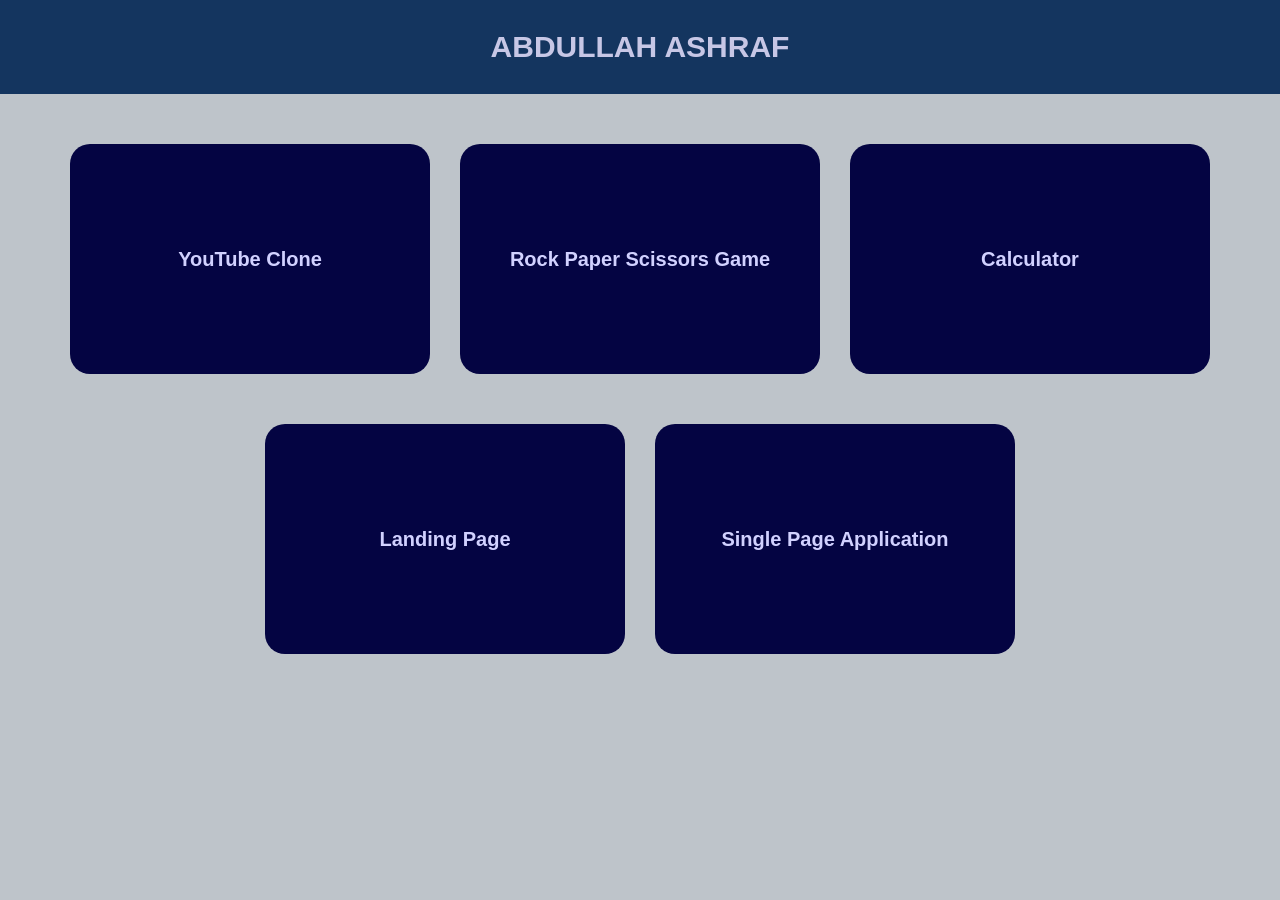
<file: index.html>
<!DOCTYPE html>
<html lang="en">

<head>
  <meta charset="UTF-8">
  <meta name="viewport" content="width=device-width, initial-scale=1.0">
  <title>Abdullah Ashraf</title>
  <style>
    body {
      margin: 0;
      background-color: rgb(190, 196, 202);
    }

    h1{
      margin: 0;
      margin-bottom: 40px;
      padding: 30px;
      border: none;
      font: bold 30px Roboto, Arial, sans-serif;
      text-decoration: none;
      background-color: rgb(20, 53, 95);
      color: rgb(199, 199, 230);
      display: flex;
      align-items: center;
      justify-content: center;
      text-align: center;
    }
    a {

      margin: 10px 0px;
      padding: 15px 30px;
      min-width: 300px;
      min-height: 200px;
      border: none;
      font: bold 20px Roboto, Arial, sans-serif;
      text-decoration: none;
      background-color: rgb(4, 4, 66);
      color: rgb(209, 209, 255);
      border-radius: 20px;
      display: flex;
      align-items: center;
      justify-content: center;
      text-align: center;
    }
  </style>
</head>

<body>
  <div>
    <h1 style="font-family: Arial, Helvetica, sans-serif; text-align: center; font-weight: bold">ABDULLAH ASHRAF</h1>
  </div>
  <div style="display: flex; flex-wrap: wrap; gap:30px; align-items: center; justify-content: center;">
    <a href="/youtube">
      YouTube Clone
    </a>
    <a href="/rock-paper">
      Rock Paper Scissors Game
    </a>
    <a href="/calc">
      Calculator
    </a>
    <a href="/landing">
      Landing Page
    </a>
    <a href="/single-page/">
      Single Page Application
    </a>
  </div>
</body>

</html>
</file>
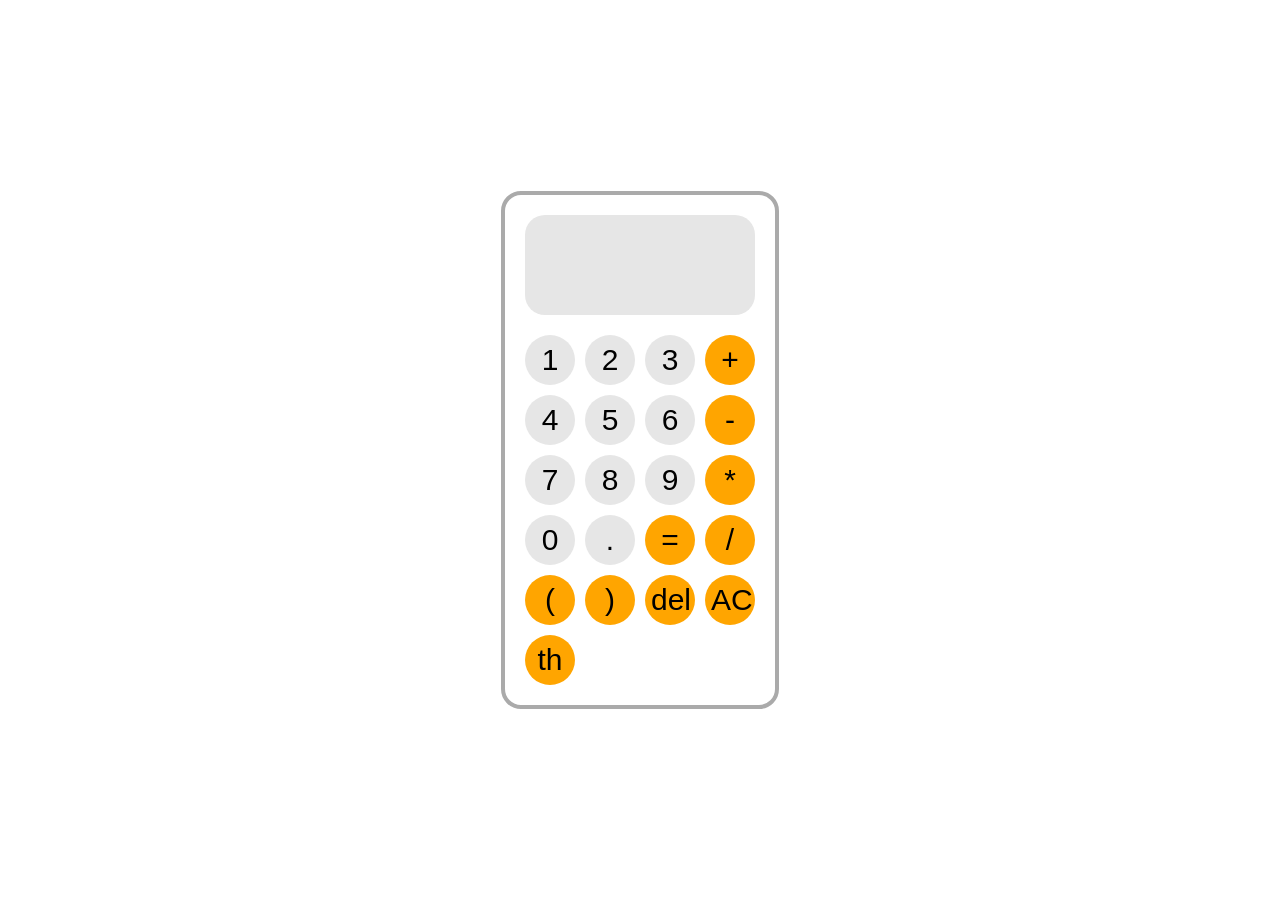
<file: 09-calculator/index.html>
<!DOCTYPE html>
<html lang="en">
<head>
  <meta charset="UTF-8">
  <meta name="viewport" content="width=device-width, initial-scale=1.0">
  <title>Calculator</title>
  <link rel="stylesheet" href="asd.css">
</head>
<body>
  
  <script src="buttons-functions.js"></script>
  <script src="themes.js"></script>
  <script src="main.js"></script>
</body>
</html>
</file>
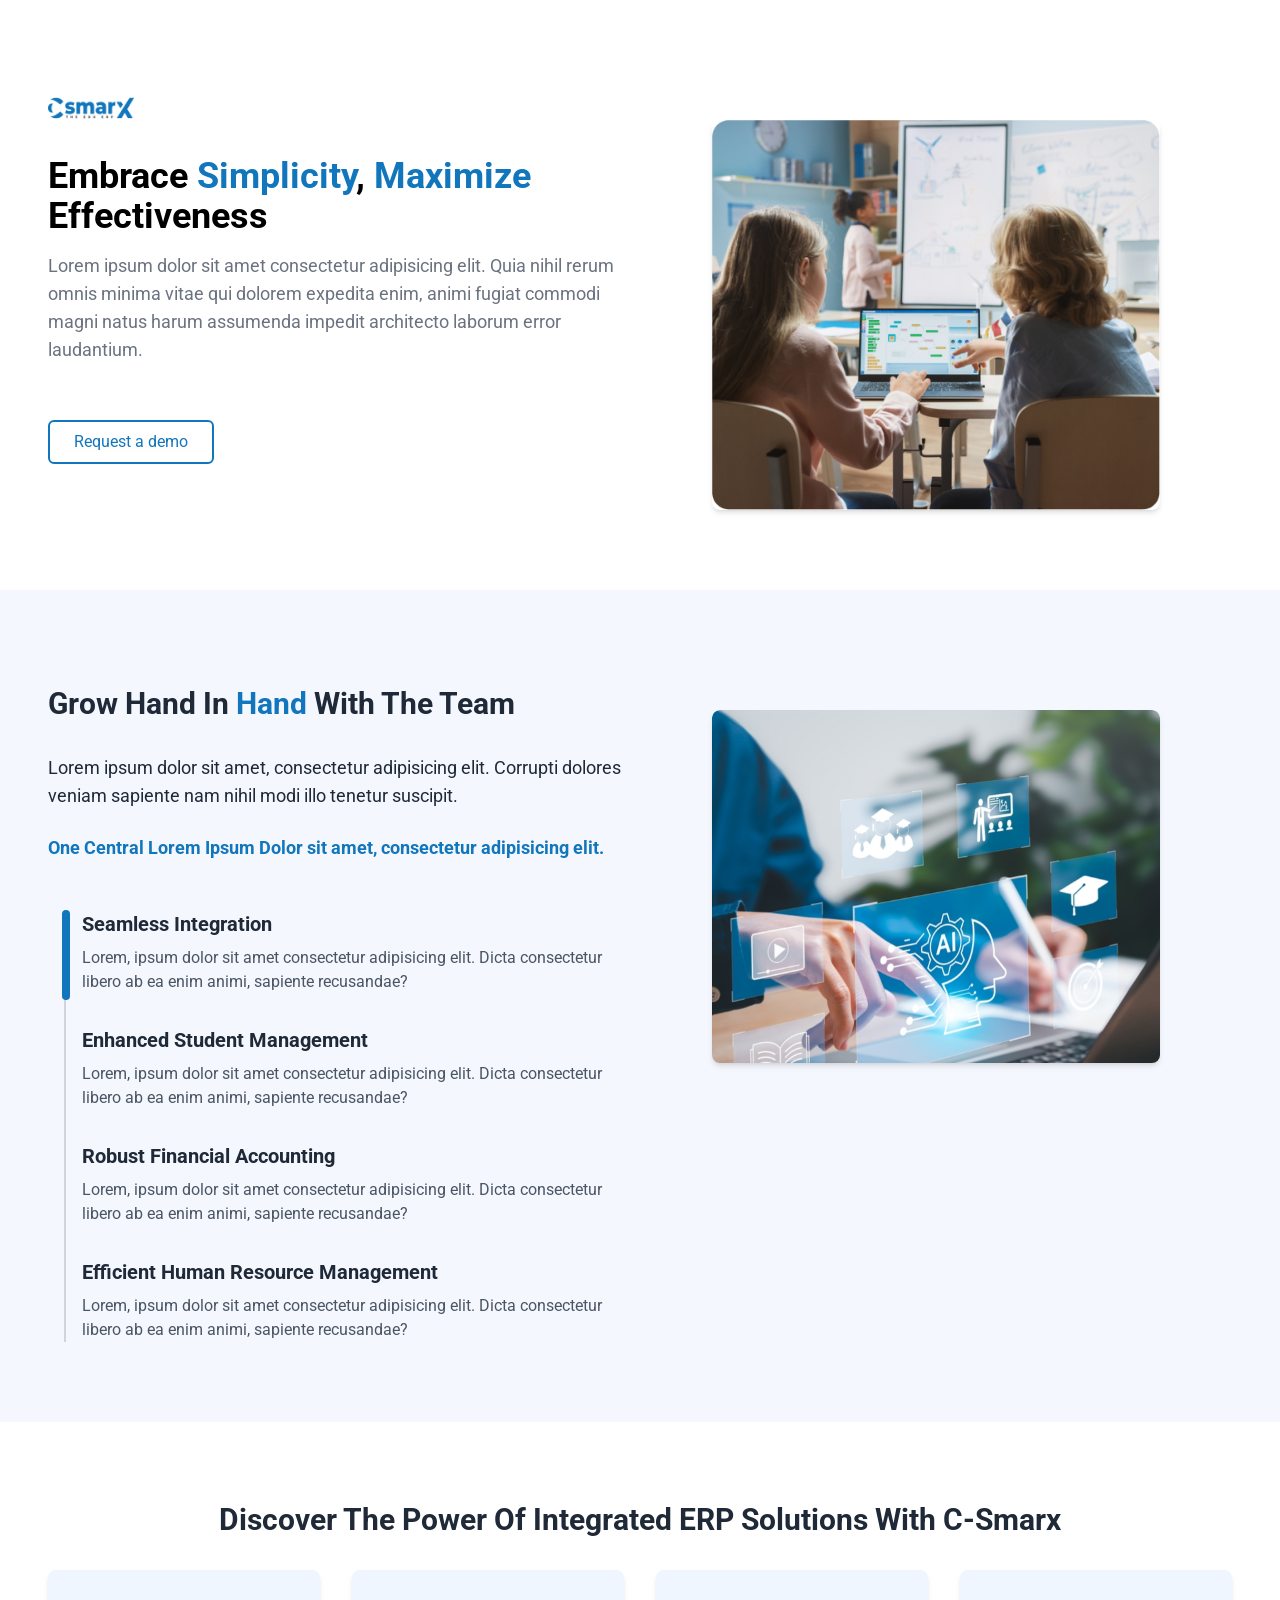
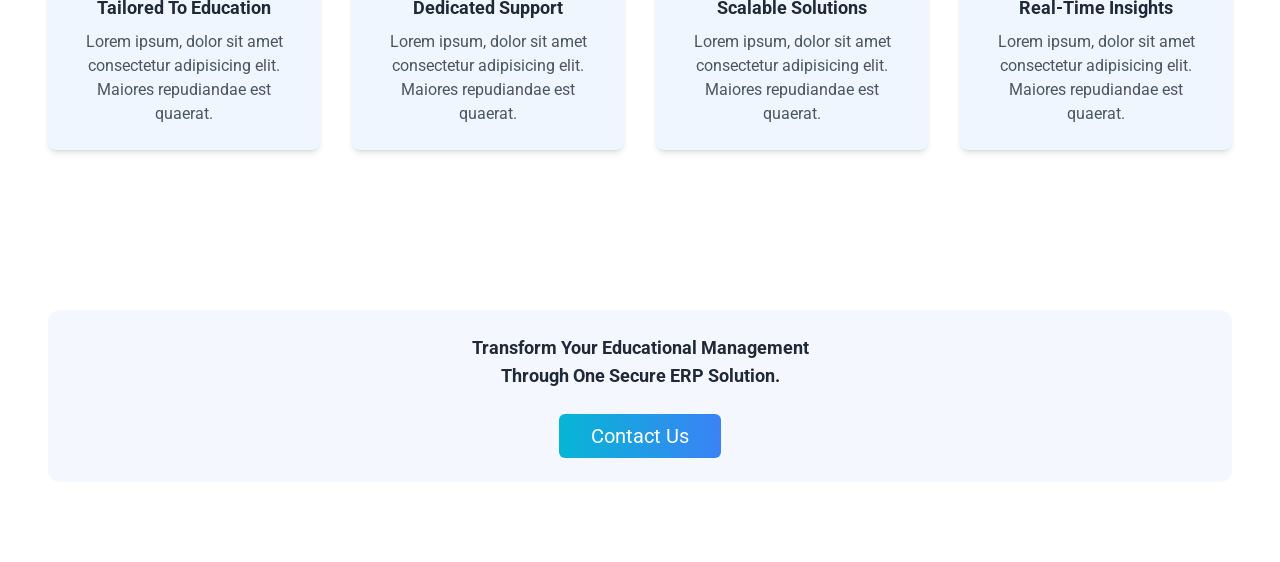
<file: landing/index.html>
<!DOCTYPE html>
<html lang="en">

<head>
  <meta charset="UTF-8">
  <meta name="viewport" content="width=device-width, initial-scale=1.0">
  <title>C-Smarx Website</title>
  <link rel="stylesheet" href="output.css">
  <link rel="preconnect" href="https://fonts.googleapis.com">
  <link rel="preconnect" href="https://fonts.gstatic.com" crossorigin>
  <link href="https://fonts.googleapis.com/css2?family=Georama:ital,wght@0,100..900;1,100..900&family=Roboto:ital,wght@0,100;0,300;0,400;0,500;0,700;0,900;1,100;1,300;1,400;1,500;1,700;1,900&display=swap" rel="stylesheet">
</head>

<body class="text-gray-800 font-sans">

  <!-- Hero Section -->
  <section class="flex flex-col lg:flex-row bg-white py-5 lg:py-20  px-6 lg:px-12">
    <div class="container text-left">
      <div class="container flex justify-between items-center mb-5">
        <img src="img/logo.png" alt="C-Smarx Logo" class="h-14">
      </div>
      <h1 class="text-3xl sm:text-4xl font-bold text-black mb-4 leading-normal">
        Embrace
        <span class="text-blue-600">Simplicity</span>,
        <span class="text-blue-600">Maximize</span>
        Effectiveness
      </h1>
      <p class="text-md md:text-lg text-gray-500 mb-8 md:mb-14">
        Lorem ipsum dolor sit amet consectetur adipisicing elit. Quia nihil rerum omnis minima vitae qui dolorem
        expedita enim, animi fugiat commodi magni natus harum assumenda impedit architecto laborum error laudantium.
      </p>
      <button class="bg-white text-blue-600 border-2 border-blue-600  px-6 py-2 rounded-md">Request a demo</button>
    </div>
    <div class="container mt-10">
      <img src="img/students Embrace Simplicity, Maximize Effectiveness.png" alt="Students Embracing Simplicity"
        class="mx-auto w-full max-w-md rounded-lg shadow-md">
    </div>
  </section>

  <!-- Features Section -->
  <section class="flex flex-col lg:flex-row bg-speGray py-5 lg:py-20 px-6 lg:px-12">
    <div class="container mx-auto text-left mt-4">
      <h2 class="text-3xl font-bold mb-8">Grow Hand In <span class="text-blue-600">Hand</span> With The Team</h2>
      <p class="text-lg mb-6">Lorem ipsum dolor sit amet, consectetur adipisicing elit. Corrupti dolores veniam sapiente
        nam nihil modi illo tenetur suscipit.</p>

      <p class="text-lg mb-12 text-blue-600 font-bold">One Central Lorem Ipsum Dolor sit amet, consectetur adipisicing
        elit.</p>
      <div class="flex">

        <div class="border-l-2 border-gray-300 h-auto mx-4 relative flex justify-center">
          <div class="border-l-8 rounded-full border-blue-600 absolute top-0" style="height: 90px;"></div>
        </div>
        <div class="grid grid-cols-1 md:grid-cols-1 gap-8">
          <div>
            <h3 class="text-xl font-bold mb-2">Seamless Integration</h3>
            <p class="text-gray-600">Lorem, ipsum dolor sit amet consectetur adipisicing elit. Dicta consectetur libero
              ab ea enim animi, sapiente recusandae?</p>
          </div>
          <div>
            <h3 class="text-xl font-bold mb-2">Enhanced Student Management</h3>
            <p class="text-gray-600">Lorem, ipsum dolor sit amet consectetur adipisicing elit. Dicta consectetur libero
              ab ea enim animi, sapiente recusandae?</p>
          </div>
          <div>
            <h3 class="text-xl font-bold mb-2">Robust Financial Accounting</h3>
            <p class="text-gray-600">Lorem, ipsum dolor sit amet consectetur adipisicing elit. Dicta consectetur libero
              ab ea enim animi, sapiente recusandae?</p>
          </div>
          <div>
            <h3 class="text-xl font-bold mb-2">Efficient Human Resource Management</h3>
            <p class="text-gray-600">Lorem, ipsum dolor sit amet consectetur adipisicing elit. Dicta consectetur libero
              ab ea enim animi, sapiente recusandae?</p>
          </div>
        </div>
      </div>
    </div>
    <div class="container mx-auto mt-10 ">
      <img src="img/Transform Your Educational Management with C-Smarx Integrated ERP Solutions collage students.png"
        alt="ERP Solutions Collage" class="mx-auto w-full max-w-md rounded-lg shadow-md mb-6">
    </div>
  </section>

  <!-- Call to Action Section -->
  <section class="py-5 lg:py-20 px-6 pt-12 lg:px-12 bg-white">
    <div class="container mx-auto text-center">
      <h2 class="text-3xl font-bold mb-8">Discover The Power Of Integrated ERP Solutions With C-Smarx</h2>

      <div class="grid grid-cols-1 md:grid-cols-4 gap-8">
        <div class="bg-blue-50 p-6 rounded-lg shadow-md">
          <h3 class="text-lg mb-2 font-bold">Tailored To Education</h3>
          <p class="text-gray-600">Lorem ipsum, dolor sit amet consectetur adipisicing elit. Maiores repudiandae est quaerat.</p>
        </div>
        <div class="bg-blue-50 p-6 rounded-lg shadow-md">
          <h3 class="text-lg font-bold mb-2">Dedicated Support</h3>
          <p class="text-gray-600">Lorem ipsum, dolor sit amet consectetur adipisicing elit. Maiores repudiandae est quaerat.</p>
        </div>
        <div class="bg-blue-50 p-6 rounded-lg shadow-md">
          <h3 class="text-lg font-bold mb-2">Scalable Solutions</h3>
          <p class="text-gray-600">Lorem ipsum, dolor sit amet consectetur adipisicing elit. Maiores repudiandae est quaerat.</p>
        </div>
        <div class="bg-blue-50 p-6 rounded-lg shadow-md">
          <h3 class="text-lg font-bold mb-2">Real-Time Insights</h3>
          <p class="text-gray-600">Lorem ipsum, dolor sit amet consectetur adipisicing elit. Maiores repudiandae est quaerat.</p>
        </div>
      </div>
    </div>
  </section>

  <!-- Footer Section -->
  <footer class="py-0 lg:py-20 px-0 lg:px-12 bg-white text-center">
    <div class="py-10 bg-speGray rounded-none lg:rounded-xl p-12 lg:p-6 w-full">
      <p class="text-lg font-bold mb-6">Transform Your Educational Management <br> Through One Secure ERP Solution.</p>

      <button class="bg-gradient-to-r from-cyan-500 to-blue-500 text-white px-8 py-2 rounded-md lg:text-xl">Contact Us</button>

    </div>
  </footer>
</body>

</html>
</file>
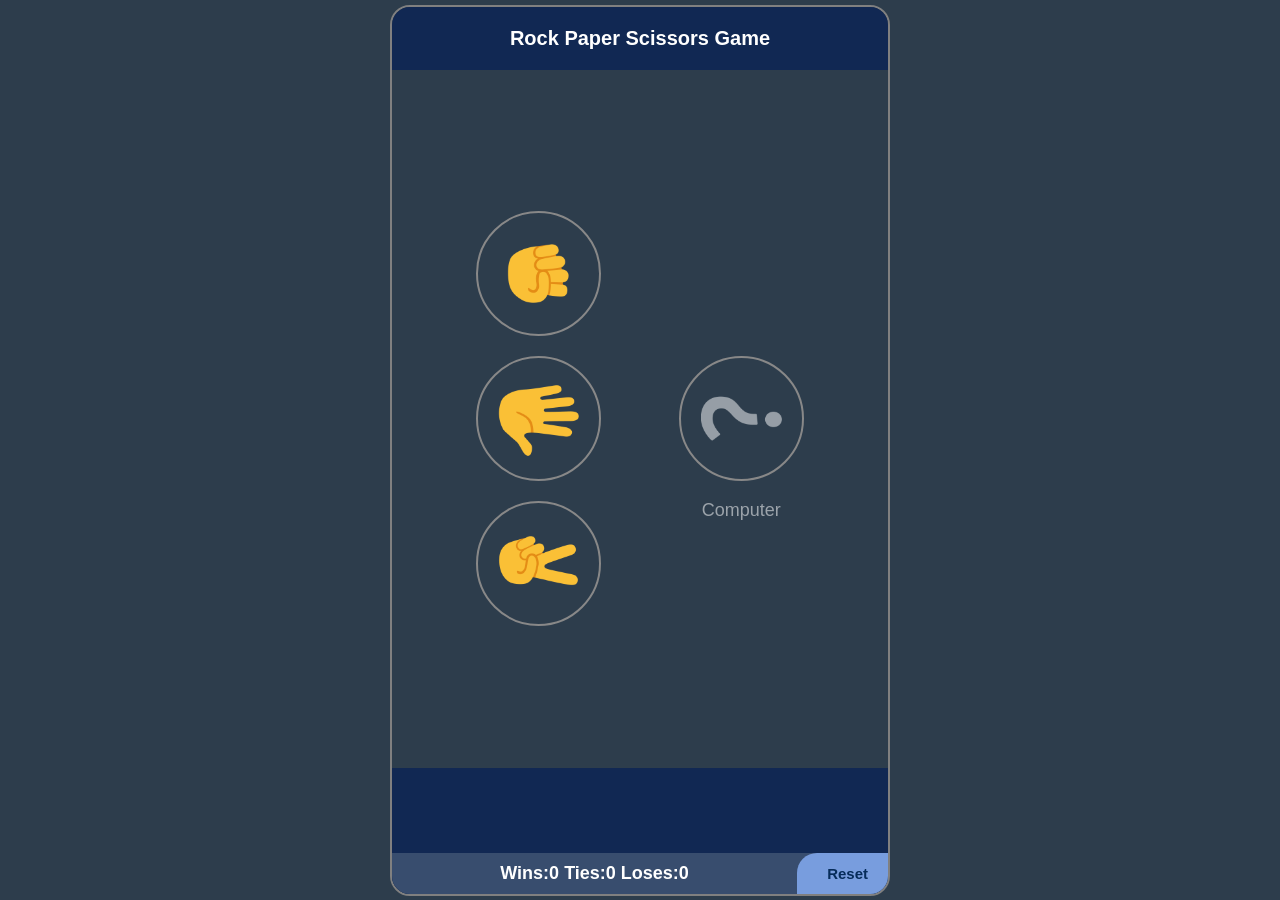
<file: rock-paper/index.html>
<!DOCTYPE html>
<html lang="en">

<head>
  <meta charset="UTF-8">
  <meta name="viewport" content="width=device-width, initial-scale=1.0">
  <title>Rock Paper Scissors Game</title>
  <link rel="stylesheet" href=".\09-rock-paper-scissors.css">
</head>

<body>
  <div class="game-app">
    <div class="title"> Rock Paper Scissors Game</div>
    <div class="game-columns">
      <div class='user-move-column'>
        <button onclick="game('rock');">
          <img src="footage\rock-emoji.png">
        </button>
        <button onclick="game('paper');">
          <img src="footage\paper-emoji.png">
        </button>
        <button onclick="game('scissors');">
          <img src="footage\scissors-emoji.png">
        </button>
      </div>
      <div class='com-move-column'>
        <div class="players-tip">Computer</div>
        <div class="com-move-frame"></div>
      </div>

    </div>
    <div class="end-div">
      <p class="js-result result"></p>
      <div class="score-bar">
        <p class="js-score score"></p>
        <button onclick="reset();" style="cursor: pointer;">Reset</button>
      </div>
    </div>
  </div>
  <script src="09-rock-paper-scissors.js"></script>
</body>

</html>
</file>
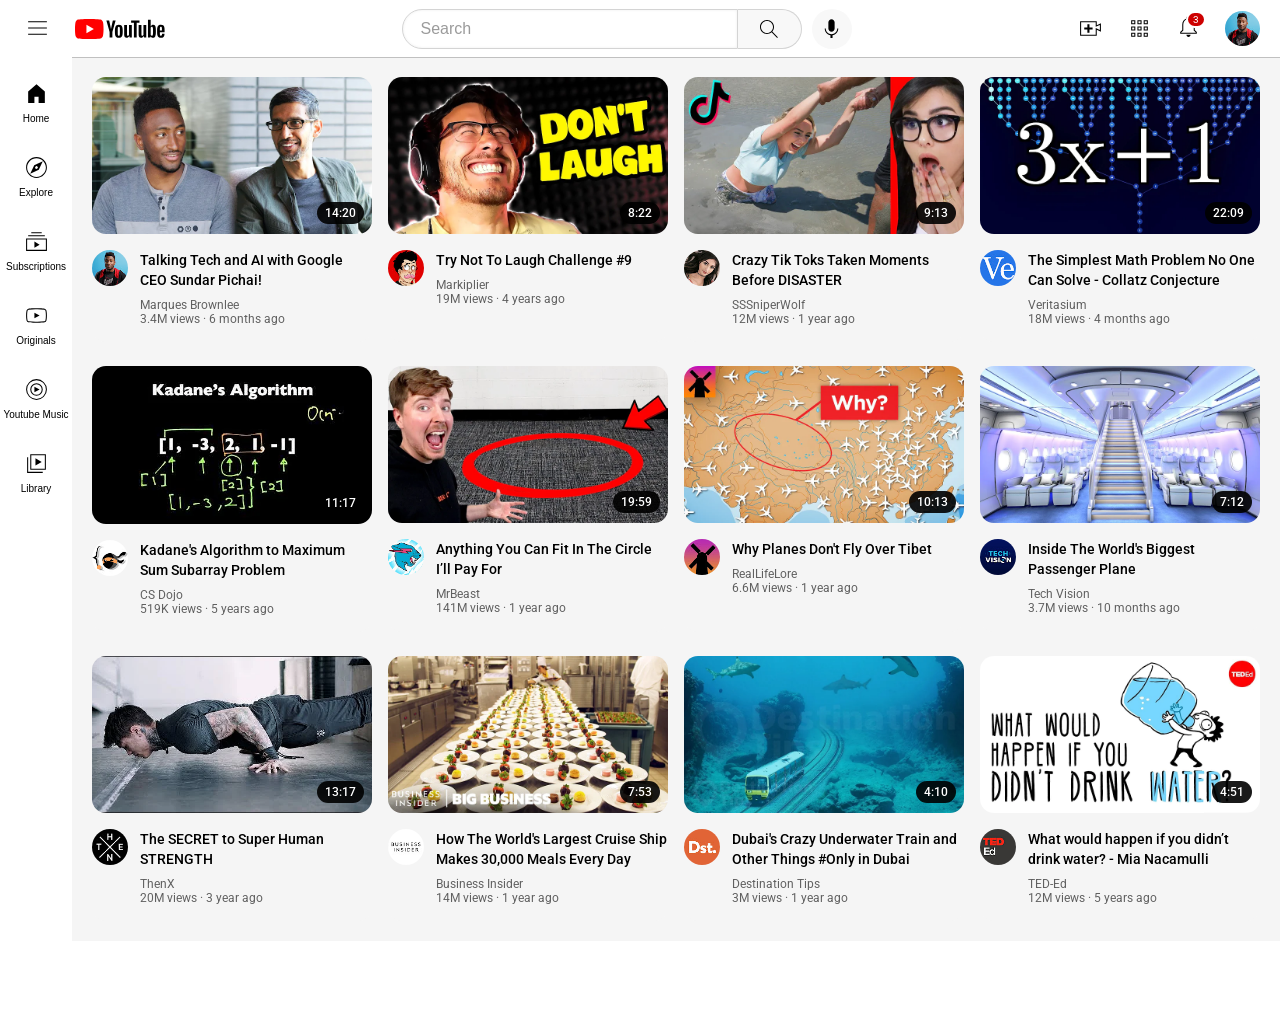
<file: youtube/index.html>
<!DOCTYPE html>
<html>
<head>
  <title>YouTube New Style</title>
  <meta charset="UTF-8">
  <meta name="viewport" content="width=device-width, initial-scale=1">
  <meta name="google-adsense-account" content="ca-pub-7368154045951439">
  <link rel="stylesheet" href="stylesheets\adjustscreen.css">
  <link rel="stylesheet" href="stylesheets\general.css">
  <link rel="stylesheet" href="stylesheets\video-preview.css">
  <link rel="stylesheet" href="stylesheets\header.css">
  <link rel="stylesheet" href="stylesheets\nav-bar.css">
  <link rel="preconnect" href="https://fonts.googleapis.com">
  <link rel="preconnect" href="https://fonts.gstatic.com" crossorigin>
  <link
    href="https://fonts.googleapis.com/css2?family=Roboto:ital,wght@0,100;0,300;0,400;0,500;0,700;0,900;1,100;1,300;1,400;1,500;1,700;1,900&display=swap"
    rel="stylesheet">
</head>

<body>
  <div class="youtube-header">
    <div class="left-header">
      <img class="header-icon hamburger-menu" src="./icons/hamburger-menu.svg" alt="menu">
      <img class="header-icon" src="./icons/youtube-logo.svg" alt="youtube" style="height: 20px; width:fit-content">
    </div>
    <div class="center-header">
      <input type="text" class="search-bar" placeholder="Search">
      <button class="search-button-container">
        <img src="./icons/search.svg" alt="search" class="search-icon">
        <div class="tool-tip">Search</div>
      </button>
      <button class="voice-search-button-container">
        <img src="./icons/voice-search-icon.svg" alt="search" class="voice-search-icon">
        <div class="tool-tip">Search with your voice</div>
      </button>
    </div>
    <div class="right-header">
      <div class="tool-tip-container">
        <img class="header-icon" src="./icons/upload.svg" alt="upload">
        <div class="tool-tip">Upload</div>
      </div>
      <div class="tool-tip-container">
        <img class="header-icon" src="./icons/youtube-apps.svg" alt="youtube apps">
        <div class="tool-tip">YouTube apps</div>
      </div>
      <div class="tool-tip-container">
        <div class="notification-div">
          <img class="header-icon" src="./icons/notifications.svg" alt="notifications">
          <div class="notification-num">3</div>
        </div>
        <div class="tool-tip">Notifications</div>
      </div>
      <img class="user-pic-header" src="./channels/channel-1.jpg" alt="youtube apps">
    </div>
  </div>

  <div class="nav-bar">
    <button class="nav-buttons">
      <img src="./icons/home.svg" alt="home">
      <p>Home</p>
    </button>
    <button class="nav-buttons">
      <img src="./icons/explore.svg" alt="home">
      <p>Explore</p>
    </button>
    <button class="nav-buttons">
      <img src="./icons/subscriptions.svg" alt="home">
      <p>Subscriptions</p>
    </button>
    <button class="nav-buttons">
      <img src="./icons/originals.svg" alt="home">
      <p>Originals</p>
    </button>
    <button class="nav-buttons">
      <img src="./icons/youtube-music.svg" alt="home">
      <p>Youtube Music</p>
    </button>
    <button class="nav-buttons">
      <img src="./icons/library.svg" alt="home">
      <p>Library</p>
    </button>
  </div>
  
  <div class="cards-grid">

    <div class="video-card">
      <div class="thumbnail-row">
        <div class="video-time">14:20</div>
        <img alt="asdf" class="thumbnail" src=".\thumbnails\thumbnail-1.webp">
      </div>
      <div class="pic-info-grid">
        <div class="channel-pic-div">
          <img alt="asdf" class="channel-pic" src="./channels/channel-1.jpg">
        </div>
        <div class="video-info">
          <p class="video-title">
            Talking Tech and AI with Google CEO Sundar Pichai!
          </p>
          <p class="channel-name">
            Marques Brownlee
          </p>
          <p class="video-views">
            3.4M views · 6 months ago
          </p>
        </div>
      </div>
    </div>
    <div class="video-card">
      <div class="thumbnail-row">
        <div class="video-time">8:22</div>
        <img alt="asdf" class="thumbnail" src=".\thumbnails\thumbnail-2.webp">
      </div>

      <div class="pic-info-grid">
        <div class="channel-pic-div">
          <img alt="asdf" class="channel-pic" src="./channels/channel-2.jpg">
        </div>
        <div class="video-info">
          <p class="video-title">
            Try Not To Laugh Challenge #9
          </p>
          <p class="channel-name">
            Markiplier
          </p>
          <p class="video-views">
            19M views · 4 years ago
          </p>
        </div>
      </div>
    </div>
    <div class="video-card">

      <div class="thumbnail-row">
        <div class="video-time">9:13</div>
        <img alt="asdf" class="thumbnail" src=".\thumbnails\thumbnail-3.webp">
      </div>

      <div class="pic-info-grid">
        <div class="channel-pic-div">
          <img alt="asdf" class="channel-pic" src="./channels/channel-3.jpg">
        </div>
        <div class="video-info">
          <p class="video-title">
            Crazy Tik Toks Taken Moments Before DISASTER
          </p>
          <p class="channel-name">
            SSSniperWolf
          </p>
          <p class="video-views">
            12M views · 1 year ago
          </p>
        </div>
      </div>
    </div>
    <div class="video-card">

      <div class="thumbnail-row">
        <div class="video-time">22:09</div>
        <img alt="asdf" class="thumbnail" src=".\thumbnails\thumbnail-4.webp">
      </div>

      <div class="pic-info-grid">
        <div class="channel-pic-div">
          <img alt="asdf" class="channel-pic" src="./channels/channel-4.jpg">
        </div>
        <div class="video-info">
          <p class="video-title">
            The Simplest Math Problem No One Can Solve - Collatz Conjecture
          </p>
          <p class="channel-name">
            Veritasium
          </p>
          <p class="video-views">
            18M views · 4 months ago
          </p>
        </div>
      </div>
    </div>
    <div class="video-card">

      <div class="thumbnail-row">
        <div class="video-time">11:17</div>
        <img alt="asdf" class="thumbnail" src=".\thumbnails\thumbnail-5.webp">
      </div>

      <div class="pic-info-grid">
        <div class="channel-pic-div">
          <img alt="asdf" class="channel-pic" src="./channels/channel-5.jpg">
        </div>
        <div class="video-info">
          <p class="video-title">
            Kadane's Algorithm to Maximum Sum Subarray Problem
          </p>
          <p class="channel-name">
            CS Dojo
          </p>
          <p class="video-views">
            519K views · 5 years ago
          </p>
        </div>
      </div>
    </div>
    <div class="video-card">

      <div class="thumbnail-row">
        <div class="video-time">19:59</div>
        <img alt="asdf" class="thumbnail" src=".\thumbnails\thumbnail-6.webp">
      </div>

      <div class="pic-info-grid">
        <div class="channel-pic-div">
          <img alt="asdf" class="channel-pic" src="./channels/channel-6.jpg">
        </div>
        <div class="video-info">
          <p class="video-title">
            Anything You Can Fit In The Circle I’ll Pay For
          </p>
          <p class="channel-name">
            MrBeast
          </p>
          <p class="video-views">
            141M views · 1 year ago
          </p>
        </div>
      </div>
    </div>
    <div class="video-card">

      <div class="thumbnail-row">
        <div class="video-time">10:13</div>
        <img alt="asdf" class="thumbnail" src=".\thumbnails\thumbnail-7.webp">
      </div>

      <div class="pic-info-grid">
        <div class="channel-pic-div">
          <img alt="asdf" class="channel-pic" src="./channels/channel-7.jpg">
        </div>
        <div class="video-info">
          <p class="video-title">
            Why Planes Don't Fly Over Tibet

          </p>
          <p class="channel-name">
            RealLifeLore

          </p>
          <p class="video-views">
            6.6M views · 1 year ago
          </p>
        </div>
      </div>
    </div>
    <div class="video-card">

      <div class="thumbnail-row">
        <div class="video-time">7:12</div>
        <img alt="asdf" class="thumbnail" src=".\thumbnails\thumbnail-8.webp">
      </div>

      <div class="pic-info-grid">
        <div class="channel-pic-div">
          <img alt="asdf" class="channel-pic" src="./channels/channel-8.jpg">
        </div>
        <div class="video-info">
          <p class="video-title">
            Inside The World's Biggest Passenger Plane
          </p>
          <p class="channel-name">
            Tech Vision

          </p>
          <p class="video-views">
            3.7M views · 10 months ago
          </p>
        </div>
      </div>
    </div>
    <div class="video-card">

      <div class="thumbnail-row">
        <div class="video-time">13:17</div>
        <img alt="asdf" class="thumbnail" src=".\thumbnails\thumbnail-9.webp">
      </div>

      <div class="pic-info-grid">
        <div class="channel-pic-div">
          <img alt="asdf" class="channel-pic" src="./channels/channel-9.jpg">
        </div>
        <div class="video-info">
          <p class="video-title">
            The SECRET to Super Human STRENGTH

          </p>
          <p class="channel-name">
            ThenX
          </p>
          <p class="video-views">

            20M views · 3 year ago
          </p>
        </div>
      </div>
    </div>
    <div class="video-card">

      <div class="thumbnail-row">
        <div class="video-time">7:53</div>
        <img alt="asdf" class="thumbnail" src=".\thumbnails\thumbnail-10.webp">
      </div>

      <div class="pic-info-grid">
        <div class="channel-pic-div">
          <img alt="asdf" class="channel-pic" src="./channels/channel-10.jpg">
        </div>
        <div class="video-info">
          <p class="video-title">
            How The World's Largest Cruise Ship Makes 30,000 Meals Every Day
          </p>
          <p class="channel-name">

            Business Insider

          </p>
          <p class="video-views">
            14M views · 1 year ago
          </p>
        </div>
      </div>
    </div>
    <div class="video-card">

      <div class="thumbnail-row">
        <div class="video-time">4:10</div>
        <img alt="asdf" class="thumbnail" src=".\thumbnails\thumbnail-11.webp">
      </div>

      <div class="pic-info-grid">
        <div class="channel-pic-div">
          <img alt="asdf" class="channel-pic" src="./channels/channel-11.jpg">
        </div>
        <div class="video-info">
          <p class="video-title">
            Dubai's Crazy Underwater Train and Other Things #Only in Dubai

          </p>
          <p class="channel-name">
            Destination Tips

          </p>
          <p class="video-views">
            3M views · 1 year ago
          </p>
        </div>
      </div>
    </div>
    <div class="video-card">

      <div class="thumbnail-row">
        <div class="video-time">4:51</div>
        <img alt="asdf" class="thumbnail" src=".\thumbnails\thumbnail-12.webp">
      </div>

      <div class="pic-info-grid">
        <div class="channel-pic-div">
          <img alt="asdf" class="channel-pic" src="./channels/channel-12.jpg">
        </div>
        <div class="video-info">
          <p class="video-title">
            What would happen if you didn’t drink water? - Mia Nacamulli

          </p>
          <p class="channel-name">
            TED-Ed

          </p>
          <p class="video-views">
            12M views · 5 years ago
          </p>
        </div>
      </div>
    </div>
    
    
  </div>
</body>

</html>
</file>
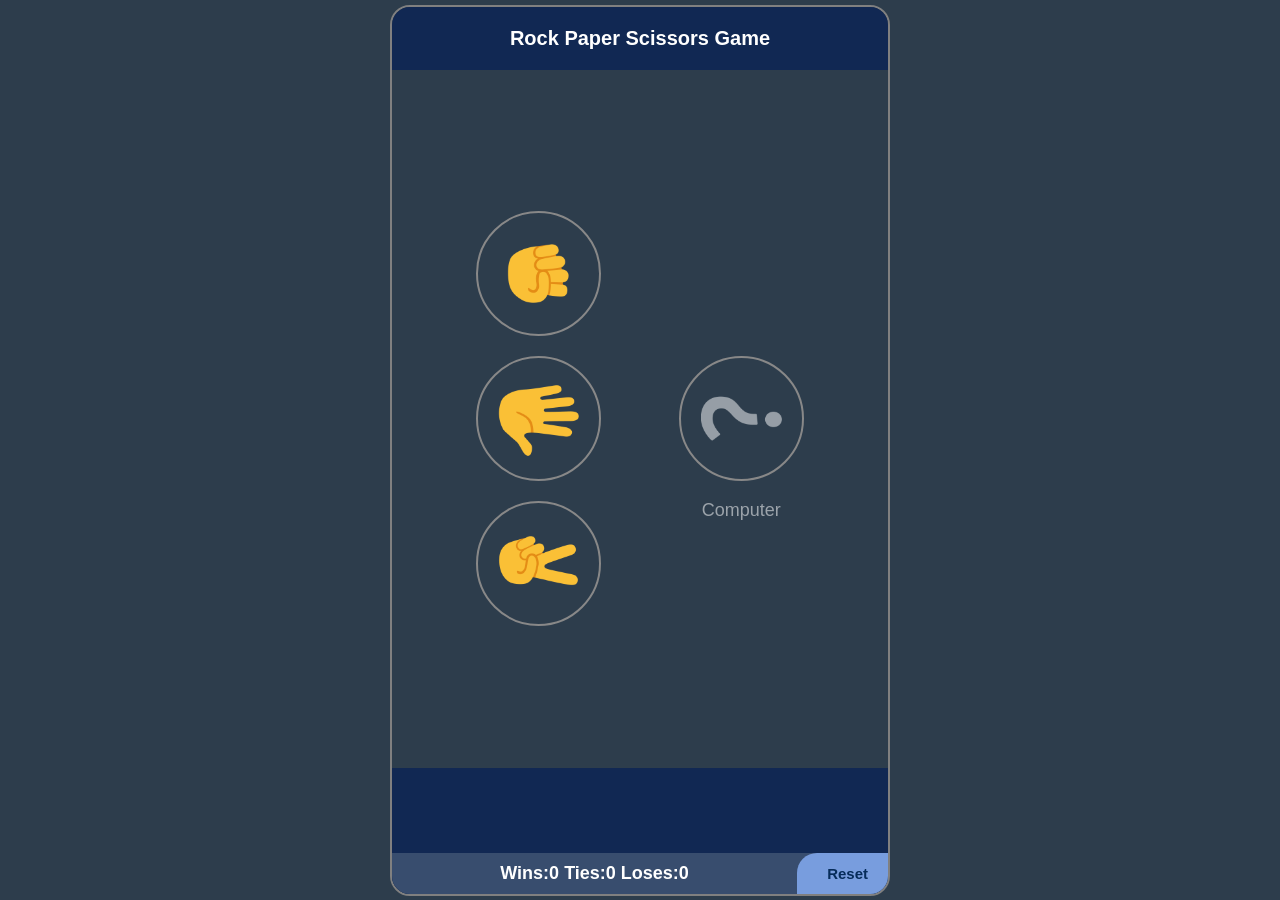
<file: Rock-Paper-Scissors/09-rock-paper-scissor.html>
<!DOCTYPE html>
<html lang="en">

<head>
  <meta charset="UTF-8">
  <meta name="viewport" content="width=device-width, initial-scale=1.0">
  <title>Rock Paper Scissors Game</title>
  <link rel="stylesheet" href=".\09-rock-paper-scissors.css">
</head>

<body>
  <div class="game-app">
    <div class="title"> Rock Paper Scissors Game</div>
    <div class="game-columns">
      <div class='user-move-column'>
        <button onclick="game('rock');">
          <img src="..\footage\rock-emoji.png">
        </button>
        <button onclick="game('paper');">
          <img src="..\footage\paper-emoji.png">
        </button>
        <button onclick="game('scissors');">
          <img src="..\footage\scissors-emoji.png">
        </button>
      </div>
      <div class='com-move-column'>
        <div class="players-tip">Computer</div>
        <div class="com-move-frame"></div>
      </div>

    </div>
    <div class="end-div">
      <p class="js-result result"></p>
      <div class="score-bar">
        <p class="js-score score"></p>
        <button onclick="reset();">Reset</button>
      </div>
    </div>
  </div>
  <script src="09-rock-paper-scissors.js"></script>
</body>

</html>
</file>
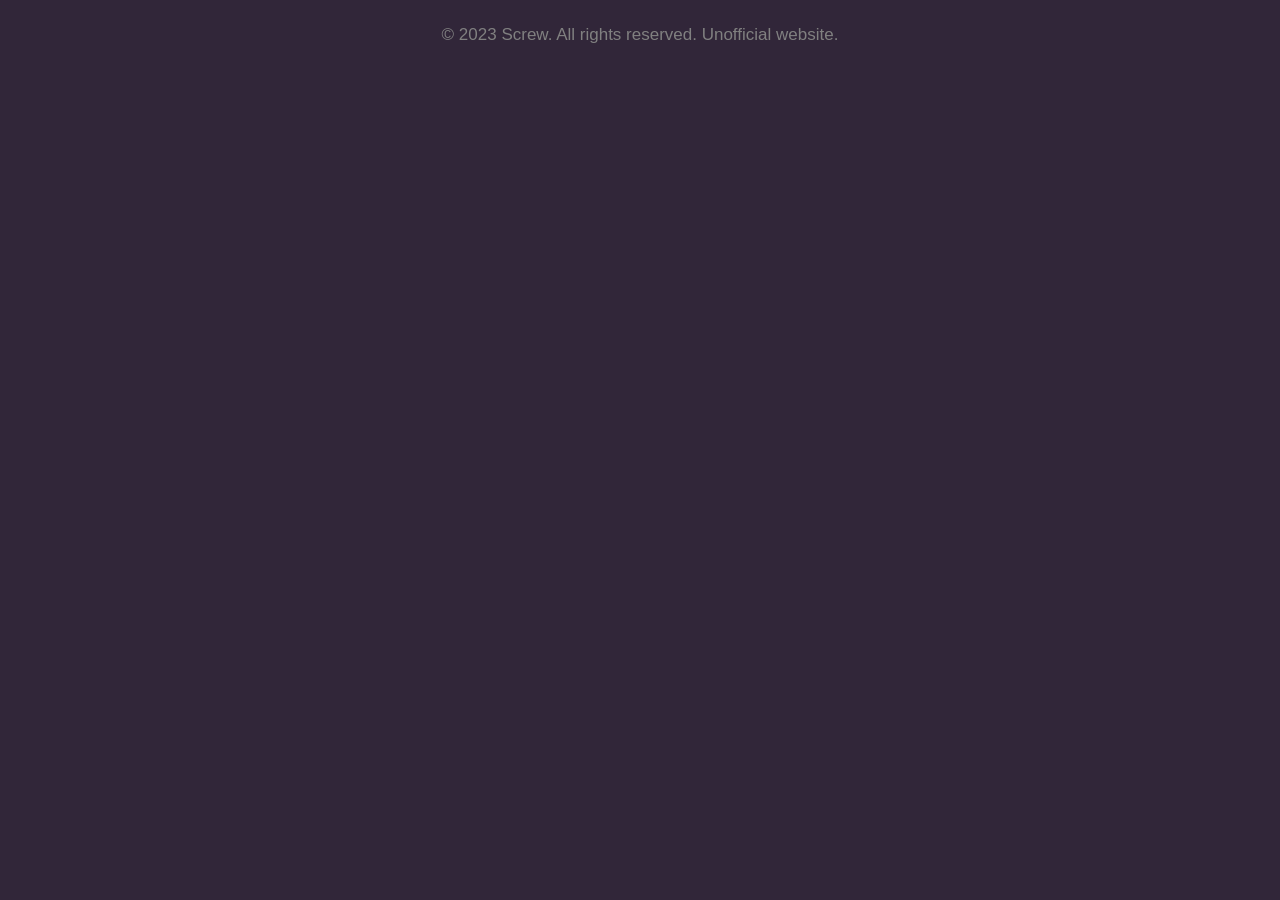
<file: web Screw/header&footer/footer.html>
<!DOCTYPE html>
<html lang="en">

<head>
  <meta charset="UTF-8">
  <meta name="viewport" content="width=device-width, initial-scale=1.0">
  <title>Document</title>
  <link rel="stylesheet" href="../stylesheets/for-all.css">
  <link rel="stylesheet" href="footer.css">
</head>

<body>
  <footer>
    <p>&copy; 2023 Screw. All rights reserved. Unofficial website.</p>
  </footer>
</body>

</html>
</file>
<file: 09-calculator/asd.css>
body {
  --l: 50px;
  --gap: 10px;

  /* --highlight-color: orange;
  --highlight-color2: rgb(212, 138, 0);
  --highlight-color3: rgb(143, 93, 0);
  --default-color: rgb(230, 230, 230);
  --default-color2: rgb(185, 185, 185);
  --default-color3: rgb(139, 139, 139);
  --result-color: red;
  --whole-bck-color: white; */
  

  background-color: var(--whole-bck-color);
  position: absolute;
  top: 0px;  bottom: 0px;  left: 0px;  right: 0px;
  margin: 0px;
  padding: 0px;
  display: flex;
  align-items: center;
  justify-content: center;
}

.main-div {
  width: fit-content;
  padding: calc(var(--gap) * 2);
  border: solid 4px var(--main-border);
  margin: 10px;
  border-radius: 20px;

  display: flex;
  flex-direction: column;
  font-family: Arial, Helvetica, sans-serif;
}

.screen {
  display: flex;
  justify-content: left;
  box-sizing: border-box;
  padding: 7px 15px;
  overflow: auto;
  margin-bottom: calc(var(--gap) * 2);
  width: calc(var(--l) * 4 + var(--gap) * 3);
  height: calc(var(--l) * 2);
  background-color: var(--default-color);
  color:var(--button-text-color);
  border: none;
  border-radius: 20px;
  font-size: 25px;
}
.screen-result{
  color: var(--result-color)
}



.number-pad {
  display: grid;
  /* grid-template-columns: var(--l) var(--l) var(--l) var(--l); */ /*embedded in js*/
  row-gap: var(--gap);
  column-gap: var(--gap);
}

.symbol-button,
.number-button {
  background-color: var(--default-color);
  height: var(--l);
  border: none;
  border-radius: 100px;
  font-size: 30px;
  cursor: pointer;
  color:var(--button-text-color);
}
.number-button:hover {
  background-color: var(--default-color2);
}
.number-button:active {
  background-color: var(--default-color3);
}

.symbol-button {
  background-color: var(--highlight-color);
}
.symbol-button:hover {
  background-color: var(--highlight-color2);
}
.symbol-button:active {
  background-color: var(--highlight-color3);
}
</file>
<file: web Screw/stylesheets/for-all.css>
:root{
  --header-height:120px;
  --footer-height:70px;
  font-family:Arial, Helvetica, sans-serif;
}
</file>
<file: web Screw/header&footer/footer.css>
body {
  margin: 0px;
  background-color: rgb(49, 19, 57);
  text-align: center;
  background-color: rgb(49, 38, 57);
}
footer{
  height: var(--footer-height);
  display: flex;
  align-items: center;
  justify-content: center;
}
p{
  margin:10px;
  color:gray;
  font-size: 17px;
}
</file>
<file: landing/output.css>
/*
! tailwindcss v3.4.10 | MIT License | https://tailwindcss.com
*/

/*
1. Prevent padding and border from affecting element width. (https://github.com/mozdevs/cssremedy/issues/4)
2. Allow adding a border to an element by just adding a border-width. (https://github.com/tailwindcss/tailwindcss/pull/116)
*/

*,
::before,
::after {
  box-sizing: border-box;
  /* 1 */
  border-width: 0;
  /* 2 */
  border-style: solid;
  /* 2 */
  border-color: #e5e7eb;
  /* 2 */
}

::before,
::after {
  --tw-content: '';
}

/*
1. Use a consistent sensible line-height in all browsers.
2. Prevent adjustments of font size after orientation changes in iOS.
3. Use a more readable tab size.
4. Use the user's configured `sans` font-family by default.
5. Use the user's configured `sans` font-feature-settings by default.
6. Use the user's configured `sans` font-variation-settings by default.
7. Disable tap highlights on iOS
*/

html,
:host {
  line-height: 1.5;
  /* 1 */
  -webkit-text-size-adjust: 100%;
  /* 2 */
  -moz-tab-size: 4;
  /* 3 */
  -o-tab-size: 4;
     tab-size: 4;
  /* 3 */
  font-family: Roboto, sans-serif;
  /* 4 */
  font-feature-settings: normal;
  /* 5 */
  font-variation-settings: normal;
  /* 6 */
  -webkit-tap-highlight-color: transparent;
  /* 7 */
}

/*
1. Remove the margin in all browsers.
2. Inherit line-height from `html` so users can set them as a class directly on the `html` element.
*/

body {
  margin: 0;
  /* 1 */
  line-height: inherit;
  /* 2 */
}

/*
1. Add the correct height in Firefox.
2. Correct the inheritance of border color in Firefox. (https://bugzilla.mozilla.org/show_bug.cgi?id=190655)
3. Ensure horizontal rules are visible by default.
*/

hr {
  height: 0;
  /* 1 */
  color: inherit;
  /* 2 */
  border-top-width: 1px;
  /* 3 */
}

/*
Add the correct text decoration in Chrome, Edge, and Safari.
*/

abbr:where([title]) {
  -webkit-text-decoration: underline dotted;
          text-decoration: underline dotted;
}

/*
Remove the default font size and weight for headings.
*/

h1,
h2,
h3,
h4,
h5,
h6 {
  font-size: inherit;
  font-weight: inherit;
}

/*
Reset links to optimize for opt-in styling instead of opt-out.
*/

a {
  color: inherit;
  text-decoration: inherit;
}

/*
Add the correct font weight in Edge and Safari.
*/

b,
strong {
  font-weight: bolder;
}

/*
1. Use the user's configured `mono` font-family by default.
2. Use the user's configured `mono` font-feature-settings by default.
3. Use the user's configured `mono` font-variation-settings by default.
4. Correct the odd `em` font sizing in all browsers.
*/

code,
kbd,
samp,
pre {
  font-family: ui-monospace, SFMono-Regular, Menlo, Monaco, Consolas, "Liberation Mono", "Courier New", monospace;
  /* 1 */
  font-feature-settings: normal;
  /* 2 */
  font-variation-settings: normal;
  /* 3 */
  font-size: 1em;
  /* 4 */
}

/*
Add the correct font size in all browsers.
*/

small {
  font-size: 80%;
}

/*
Prevent `sub` and `sup` elements from affecting the line height in all browsers.
*/

sub,
sup {
  font-size: 75%;
  line-height: 0;
  position: relative;
  vertical-align: baseline;
}

sub {
  bottom: -0.25em;
}

sup {
  top: -0.5em;
}

/*
1. Remove text indentation from table contents in Chrome and Safari. (https://bugs.chromium.org/p/chromium/issues/detail?id=999088, https://bugs.webkit.org/show_bug.cgi?id=201297)
2. Correct table border color inheritance in all Chrome and Safari. (https://bugs.chromium.org/p/chromium/issues/detail?id=935729, https://bugs.webkit.org/show_bug.cgi?id=195016)
3. Remove gaps between table borders by default.
*/

table {
  text-indent: 0;
  /* 1 */
  border-color: inherit;
  /* 2 */
  border-collapse: collapse;
  /* 3 */
}

/*
1. Change the font styles in all browsers.
2. Remove the margin in Firefox and Safari.
3. Remove default padding in all browsers.
*/

button,
input,
optgroup,
select,
textarea {
  font-family: inherit;
  /* 1 */
  font-feature-settings: inherit;
  /* 1 */
  font-variation-settings: inherit;
  /* 1 */
  font-size: 100%;
  /* 1 */
  font-weight: inherit;
  /* 1 */
  line-height: inherit;
  /* 1 */
  letter-spacing: inherit;
  /* 1 */
  color: inherit;
  /* 1 */
  margin: 0;
  /* 2 */
  padding: 0;
  /* 3 */
}

/*
Remove the inheritance of text transform in Edge and Firefox.
*/

button,
select {
  text-transform: none;
}

/*
1. Correct the inability to style clickable types in iOS and Safari.
2. Remove default button styles.
*/

button,
input:where([type='button']),
input:where([type='reset']),
input:where([type='submit']) {
  -webkit-appearance: button;
  /* 1 */
  background-color: transparent;
  /* 2 */
  background-image: none;
  /* 2 */
}

/*
Use the modern Firefox focus style for all focusable elements.
*/

:-moz-focusring {
  outline: auto;
}

/*
Remove the additional `:invalid` styles in Firefox. (https://github.com/mozilla/gecko-dev/blob/2f9eacd9d3d995c937b4251a5557d95d494c9be1/layout/style/res/forms.css#L728-L737)
*/

:-moz-ui-invalid {
  box-shadow: none;
}

/*
Add the correct vertical alignment in Chrome and Firefox.
*/

progress {
  vertical-align: baseline;
}

/*
Correct the cursor style of increment and decrement buttons in Safari.
*/

::-webkit-inner-spin-button,
::-webkit-outer-spin-button {
  height: auto;
}

/*
1. Correct the odd appearance in Chrome and Safari.
2. Correct the outline style in Safari.
*/

[type='search'] {
  -webkit-appearance: textfield;
  /* 1 */
  outline-offset: -2px;
  /* 2 */
}

/*
Remove the inner padding in Chrome and Safari on macOS.
*/

::-webkit-search-decoration {
  -webkit-appearance: none;
}

/*
1. Correct the inability to style clickable types in iOS and Safari.
2. Change font properties to `inherit` in Safari.
*/

::-webkit-file-upload-button {
  -webkit-appearance: button;
  /* 1 */
  font: inherit;
  /* 2 */
}

/*
Add the correct display in Chrome and Safari.
*/

summary {
  display: list-item;
}

/*
Removes the default spacing and border for appropriate elements.
*/

blockquote,
dl,
dd,
h1,
h2,
h3,
h4,
h5,
h6,
hr,
figure,
p,
pre {
  margin: 0;
}

fieldset {
  margin: 0;
  padding: 0;
}

legend {
  padding: 0;
}

ol,
ul,
menu {
  list-style: none;
  margin: 0;
  padding: 0;
}

/*
Reset default styling for dialogs.
*/

dialog {
  padding: 0;
}

/*
Prevent resizing textareas horizontally by default.
*/

textarea {
  resize: vertical;
}

/*
1. Reset the default placeholder opacity in Firefox. (https://github.com/tailwindlabs/tailwindcss/issues/3300)
2. Set the default placeholder color to the user's configured gray 400 color.
*/

input::-moz-placeholder, textarea::-moz-placeholder {
  opacity: 1;
  /* 1 */
  color: #9ca3af;
  /* 2 */
}

input::placeholder,
textarea::placeholder {
  opacity: 1;
  /* 1 */
  color: #9ca3af;
  /* 2 */
}

/*
Set the default cursor for buttons.
*/

button,
[role="button"] {
  cursor: pointer;
}

/*
Make sure disabled buttons don't get the pointer cursor.
*/

:disabled {
  cursor: default;
}

/*
1. Make replaced elements `display: block` by default. (https://github.com/mozdevs/cssremedy/issues/14)
2. Add `vertical-align: middle` to align replaced elements more sensibly by default. (https://github.com/jensimmons/cssremedy/issues/14#issuecomment-634934210)
   This can trigger a poorly considered lint error in some tools but is included by design.
*/

img,
svg,
video,
canvas,
audio,
iframe,
embed,
object {
  display: block;
  /* 1 */
  vertical-align: middle;
  /* 2 */
}

/*
Constrain images and videos to the parent width and preserve their intrinsic aspect ratio. (https://github.com/mozdevs/cssremedy/issues/14)
*/

img,
video {
  max-width: 100%;
  height: auto;
}

/* Make elements with the HTML hidden attribute stay hidden by default */

[hidden] {
  display: none;
}

*, ::before, ::after {
  --tw-border-spacing-x: 0;
  --tw-border-spacing-y: 0;
  --tw-translate-x: 0;
  --tw-translate-y: 0;
  --tw-rotate: 0;
  --tw-skew-x: 0;
  --tw-skew-y: 0;
  --tw-scale-x: 1;
  --tw-scale-y: 1;
  --tw-pan-x:  ;
  --tw-pan-y:  ;
  --tw-pinch-zoom:  ;
  --tw-scroll-snap-strictness: proximity;
  --tw-gradient-from-position:  ;
  --tw-gradient-via-position:  ;
  --tw-gradient-to-position:  ;
  --tw-ordinal:  ;
  --tw-slashed-zero:  ;
  --tw-numeric-figure:  ;
  --tw-numeric-spacing:  ;
  --tw-numeric-fraction:  ;
  --tw-ring-inset:  ;
  --tw-ring-offset-width: 0px;
  --tw-ring-offset-color: #fff;
  --tw-ring-color: rgb(59 130 246 / 0.5);
  --tw-ring-offset-shadow: 0 0 #0000;
  --tw-ring-shadow: 0 0 #0000;
  --tw-shadow: 0 0 #0000;
  --tw-shadow-colored: 0 0 #0000;
  --tw-blur:  ;
  --tw-brightness:  ;
  --tw-contrast:  ;
  --tw-grayscale:  ;
  --tw-hue-rotate:  ;
  --tw-invert:  ;
  --tw-saturate:  ;
  --tw-sepia:  ;
  --tw-drop-shadow:  ;
  --tw-backdrop-blur:  ;
  --tw-backdrop-brightness:  ;
  --tw-backdrop-contrast:  ;
  --tw-backdrop-grayscale:  ;
  --tw-backdrop-hue-rotate:  ;
  --tw-backdrop-invert:  ;
  --tw-backdrop-opacity:  ;
  --tw-backdrop-saturate:  ;
  --tw-backdrop-sepia:  ;
  --tw-contain-size:  ;
  --tw-contain-layout:  ;
  --tw-contain-paint:  ;
  --tw-contain-style:  ;
}

::backdrop {
  --tw-border-spacing-x: 0;
  --tw-border-spacing-y: 0;
  --tw-translate-x: 0;
  --tw-translate-y: 0;
  --tw-rotate: 0;
  --tw-skew-x: 0;
  --tw-skew-y: 0;
  --tw-scale-x: 1;
  --tw-scale-y: 1;
  --tw-pan-x:  ;
  --tw-pan-y:  ;
  --tw-pinch-zoom:  ;
  --tw-scroll-snap-strictness: proximity;
  --tw-gradient-from-position:  ;
  --tw-gradient-via-position:  ;
  --tw-gradient-to-position:  ;
  --tw-ordinal:  ;
  --tw-slashed-zero:  ;
  --tw-numeric-figure:  ;
  --tw-numeric-spacing:  ;
  --tw-numeric-fraction:  ;
  --tw-ring-inset:  ;
  --tw-ring-offset-width: 0px;
  --tw-ring-offset-color: #fff;
  --tw-ring-color: rgb(59 130 246 / 0.5);
  --tw-ring-offset-shadow: 0 0 #0000;
  --tw-ring-shadow: 0 0 #0000;
  --tw-shadow: 0 0 #0000;
  --tw-shadow-colored: 0 0 #0000;
  --tw-blur:  ;
  --tw-brightness:  ;
  --tw-contrast:  ;
  --tw-grayscale:  ;
  --tw-hue-rotate:  ;
  --tw-invert:  ;
  --tw-saturate:  ;
  --tw-sepia:  ;
  --tw-drop-shadow:  ;
  --tw-backdrop-blur:  ;
  --tw-backdrop-brightness:  ;
  --tw-backdrop-contrast:  ;
  --tw-backdrop-grayscale:  ;
  --tw-backdrop-hue-rotate:  ;
  --tw-backdrop-invert:  ;
  --tw-backdrop-opacity:  ;
  --tw-backdrop-saturate:  ;
  --tw-backdrop-sepia:  ;
  --tw-contain-size:  ;
  --tw-contain-layout:  ;
  --tw-contain-paint:  ;
  --tw-contain-style:  ;
}

.container {
  width: 100%;
}

@media (min-width: 640px) {
  .container {
    max-width: 640px;
  }
}

@media (min-width: 768px) {
  .container {
    max-width: 768px;
  }
}

@media (min-width: 1024px) {
  .container {
    max-width: 1024px;
  }
}

@media (min-width: 1280px) {
  .container {
    max-width: 1280px;
  }
}

@media (min-width: 1536px) {
  .container {
    max-width: 1536px;
  }
}

.absolute {
  position: absolute;
}

.relative {
  position: relative;
}

.top-0 {
  top: 0px;
}

.mx-4 {
  margin-left: 1rem;
  margin-right: 1rem;
}

.mx-auto {
  margin-left: auto;
  margin-right: auto;
}

.mb-12 {
  margin-bottom: 3rem;
}

.mb-2 {
  margin-bottom: 0.5rem;
}

.mb-4 {
  margin-bottom: 1rem;
}

.mb-5 {
  margin-bottom: 1.25rem;
}

.mb-6 {
  margin-bottom: 1.5rem;
}

.mb-8 {
  margin-bottom: 2rem;
}

.mt-10 {
  margin-top: 2.5rem;
}

.mt-4 {
  margin-top: 1rem;
}

.flex {
  display: flex;
}

.grid {
  display: grid;
}

.h-14 {
  height: 3.5rem;
}

.h-auto {
  height: auto;
}

.w-full {
  width: 100%;
}

.max-w-md {
  max-width: 28rem;
}

.grid-cols-1 {
  grid-template-columns: repeat(1, minmax(0, 1fr));
}

.flex-col {
  flex-direction: column;
}

.items-center {
  align-items: center;
}

.justify-center {
  justify-content: center;
}

.justify-between {
  justify-content: space-between;
}

.gap-8 {
  gap: 2rem;
}

.rounded-full {
  border-radius: 9999px;
}

.rounded-lg {
  border-radius: 0.5rem;
}

.rounded-md {
  border-radius: 0.375rem;
}

.rounded-none {
  border-radius: 0px;
}

.border-2 {
  border-width: 2px;
}

.border-l-2 {
  border-left-width: 2px;
}

.border-l-8 {
  border-left-width: 8px;
}

.border-blue-600 {
  --tw-border-opacity: 1;
  border-color: rgb(17 118 188 / var(--tw-border-opacity));
}

.border-gray-300 {
  --tw-border-opacity: 1;
  border-color: rgb(209 213 219 / var(--tw-border-opacity));
}

.bg-blue-50 {
  --tw-bg-opacity: 1;
  background-color: rgb(239 246 255 / var(--tw-bg-opacity));
}

.bg-speGray {
  --tw-bg-opacity: 1;
  background-color: rgb(244 247 253 / var(--tw-bg-opacity));
}

.bg-white {
  --tw-bg-opacity: 1;
  background-color: rgb(255 255 255 / var(--tw-bg-opacity));
}

.bg-gradient-to-r {
  background-image: linear-gradient(to right, var(--tw-gradient-stops));
}

.from-cyan-500 {
  --tw-gradient-from: #06b6d4 var(--tw-gradient-from-position);
  --tw-gradient-to: rgb(6 182 212 / 0) var(--tw-gradient-to-position);
  --tw-gradient-stops: var(--tw-gradient-from), var(--tw-gradient-to);
}

.to-blue-500 {
  --tw-gradient-to: #3b82f6 var(--tw-gradient-to-position);
}

.p-6 {
  padding: 1.5rem;
}

.p-1 {
  padding: 0.25rem;
}

.p-10 {
  padding: 2.5rem;
}

.p-12 {
  padding: 3rem;
}

.px-0 {
  padding-left: 0px;
  padding-right: 0px;
}

.px-6 {
  padding-left: 1.5rem;
  padding-right: 1.5rem;
}

.px-8 {
  padding-left: 2rem;
  padding-right: 2rem;
}

.py-0 {
  padding-top: 0px;
  padding-bottom: 0px;
}

.py-10 {
  padding-top: 2.5rem;
  padding-bottom: 2.5rem;
}

.py-2 {
  padding-top: 0.5rem;
  padding-bottom: 0.5rem;
}

.py-5 {
  padding-top: 1.25rem;
  padding-bottom: 1.25rem;
}

.pb-5 {
  padding-bottom: 1.25rem;
}

.pt-12 {
  padding-top: 3rem;
}

.text-left {
  text-align: left;
}

.text-center {
  text-align: center;
}

.font-sans {
  font-family: Roboto, sans-serif;
}

.text-3xl {
  font-size: 1.875rem;
  line-height: 2.25rem;
}

.text-lg {
  font-size: 1.125rem;
  line-height: 1.75rem;
}

.text-xl {
  font-size: 1.25rem;
  line-height: 1.75rem;
}

.font-bold {
  font-weight: 700;
}

.leading-normal {
  line-height: 1.5;
}

.text-black {
  --tw-text-opacity: 1;
  color: rgb(0 0 0 / var(--tw-text-opacity));
}

.text-blue-600 {
  --tw-text-opacity: 1;
  color: rgb(17 118 188 / var(--tw-text-opacity));
}

.text-gray-500 {
  --tw-text-opacity: 1;
  color: rgb(107 114 128 / var(--tw-text-opacity));
}

.text-gray-600 {
  --tw-text-opacity: 1;
  color: rgb(75 85 99 / var(--tw-text-opacity));
}

.text-gray-800 {
  --tw-text-opacity: 1;
  color: rgb(31 41 55 / var(--tw-text-opacity));
}

.text-white {
  --tw-text-opacity: 1;
  color: rgb(255 255 255 / var(--tw-text-opacity));
}

.shadow-md {
  --tw-shadow: 0 4px 6px -1px rgb(0 0 0 / 0.1), 0 2px 4px -2px rgb(0 0 0 / 0.1);
  --tw-shadow-colored: 0 4px 6px -1px var(--tw-shadow-color), 0 2px 4px -2px var(--tw-shadow-color);
  box-shadow: var(--tw-ring-offset-shadow, 0 0 #0000), var(--tw-ring-shadow, 0 0 #0000), var(--tw-shadow);
}

@media (min-width: 640px) {
  .sm\:text-4xl {
    font-size: 2.25rem;
    line-height: 2.5rem;
  }
}

@media (min-width: 768px) {
  .md\:mb-14 {
    margin-bottom: 3.5rem;
  }

  .md\:grid-cols-1 {
    grid-template-columns: repeat(1, minmax(0, 1fr));
  }

  .md\:grid-cols-4 {
    grid-template-columns: repeat(4, minmax(0, 1fr));
  }

  .md\:text-lg {
    font-size: 1.125rem;
    line-height: 1.75rem;
  }
}

@media (min-width: 1024px) {
  .lg\:w-full {
    width: 100%;
  }

  .lg\:flex-row {
    flex-direction: row;
  }

  .lg\:rounded-xl {
    border-radius: 0.75rem;
  }

  .lg\:p-10 {
    padding: 2.5rem;
  }

  .lg\:p-1 {
    padding: 0.25rem;
  }

  .lg\:p-6 {
    padding: 1.5rem;
  }

  .lg\:px-12 {
    padding-left: 3rem;
    padding-right: 3rem;
  }

  .lg\:py-20 {
    padding-top: 5rem;
    padding-bottom: 5rem;
  }

  .lg\:text-xl {
    font-size: 1.25rem;
    line-height: 1.75rem;
  }
}
</file>
